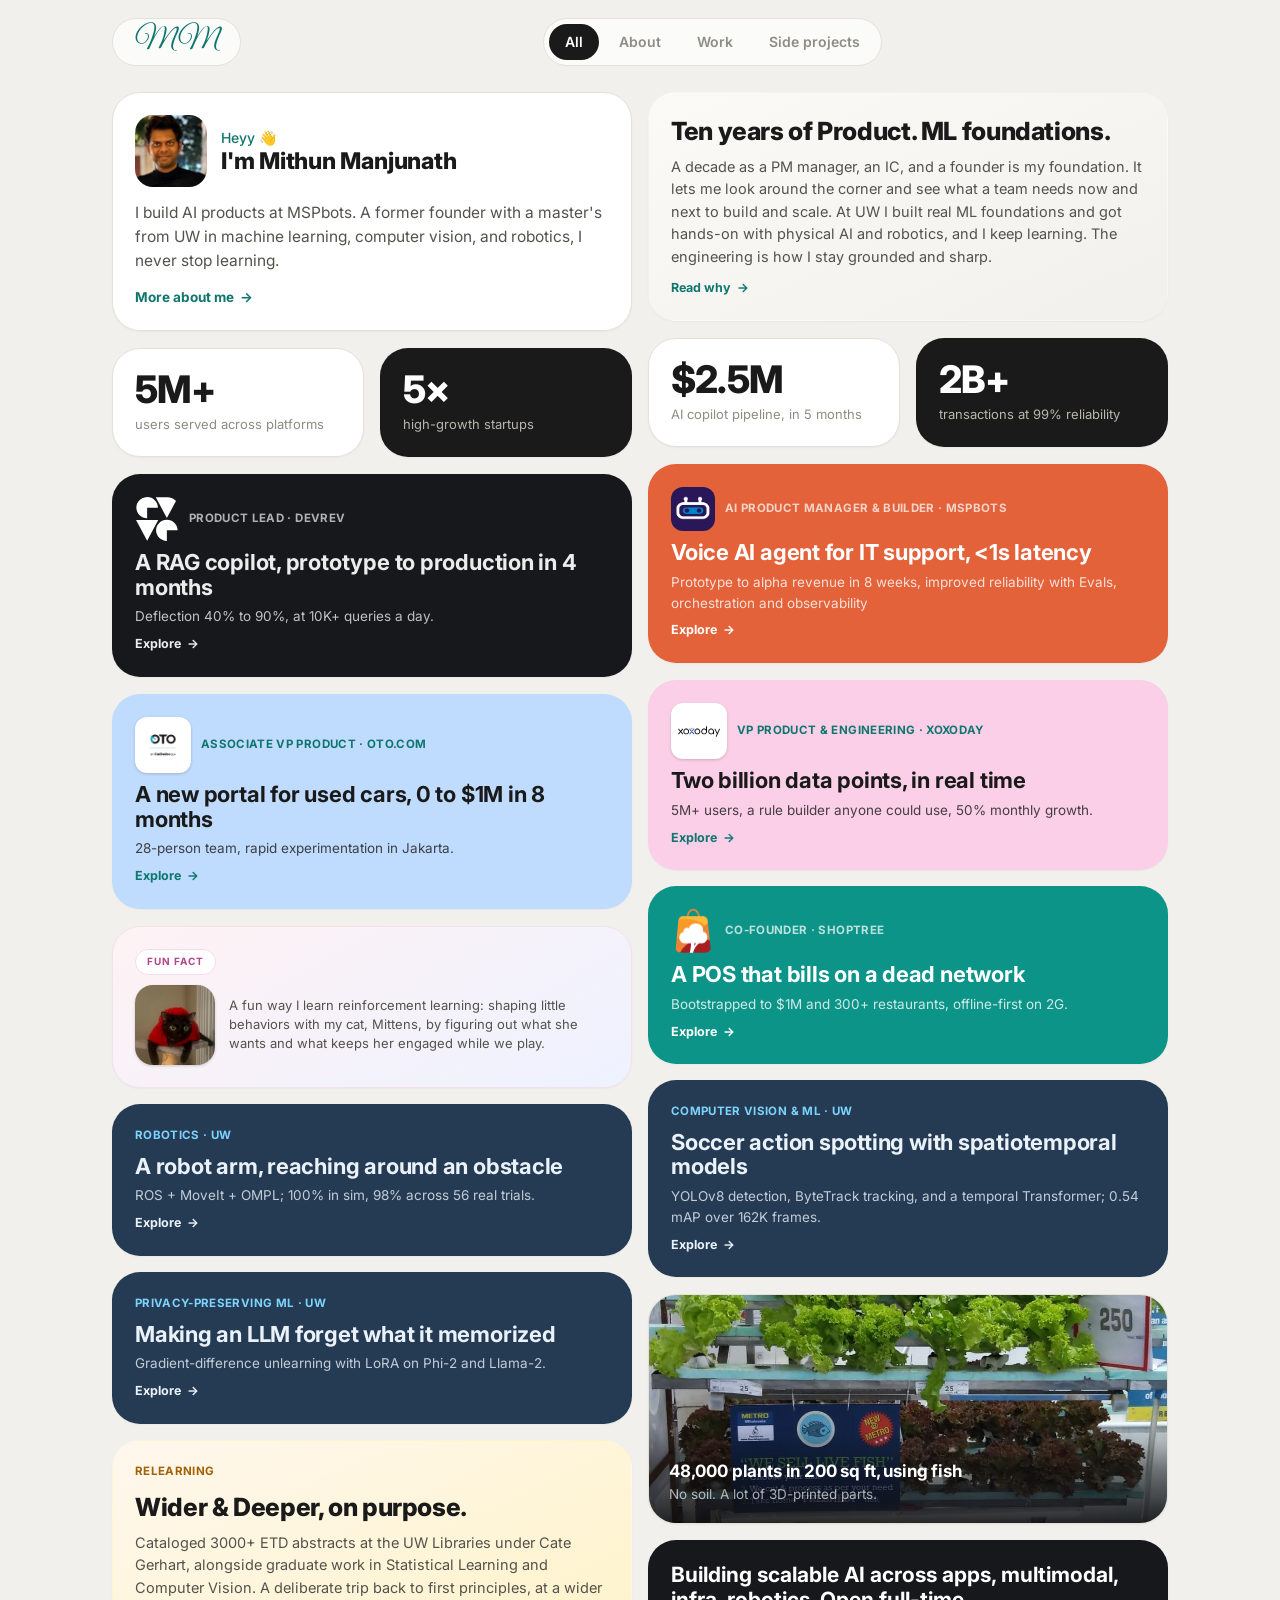
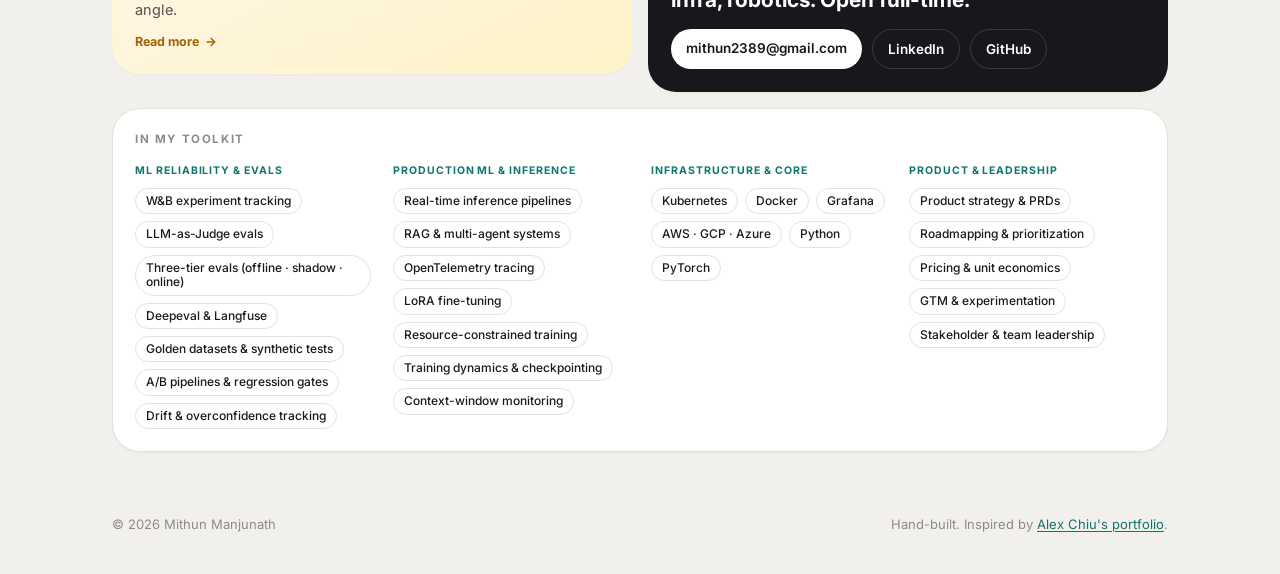
<file: index.html>
<!DOCTYPE html>
<html lang="en">
<head>
<meta charset="UTF-8">
<meta name="viewport" content="width=device-width, initial-scale=1.0">
<title>Mithun Manjunath, AI Product Manager & Builder</title>
<meta name="description" content="Mithun Manjunath. Engineer who builds products and businesses from the ground up. AI products from prototype to production: voice agents, RAG, evals; plus computer vision, robotics, and privacy-preserving ML.">
<meta property="og:title" content="Mithun Manjunath, AI Product Manager & Builder">
<meta property="og:description" content="I build AI products, then figure out how they earn their keep.">
<meta property="og:type" content="website">
<link rel="preconnect" href="https://fonts.googleapis.com">
<link rel="preconnect" href="https://fonts.gstatic.com" crossorigin>
<link href="https://fonts.googleapis.com/css2?family=Inter:wght@400;500;600;700;800;900&family=Great+Vibes&display=swap" rel="stylesheet">
<link rel="stylesheet" href="styles.css">
<link rel="icon" href="data:image/svg+xml,<svg xmlns='http://www.w3.org/2000/svg' viewBox='0 0 100 100'><circle cx='50' cy='50' r='48' fill='%230d9488'/><text x='50' y='71' font-size='62' font-family='Syne,sans-serif' font-weight='800' fill='white' text-anchor='middle'>m</text></svg>">
</head>
<body>

<header class="nav" id="nav">
  <a href="#" class="brand" aria-label="Mithun Manjunath, home"><span class="brand-mono">MM</span></a>
  <nav class="filters" id="filters" role="tablist" aria-label="Filter cards">
    <button class="filter active" data-filter="all">All</button>
    <button class="filter" data-filter="about">About</button>
    <button class="filter" data-filter="work">Work</button>
    <button class="filter" data-filter="play">Side projects</button>
  </nav>
</header>

<main class="grid" id="grid">

  <!-- INTRO (about) -->
  <button class="card c-intro s2" data-cat="about" data-modal="m-about">
    <span class="intro-top">
      <img class="avatar" src="assets/img/avatar-head.png" alt="Mithun Manjunath" loading="eager">
      <span class="intro-meta">
        <span class="wave">Heyy 👋</span>
        <span class="intro-name">I'm Mithun Manjunath</span>
      </span>
    </span>
    <span class="intro-body">
      I build AI products at MSPbots. A former founder with a master's from UW in machine learning, computer
      vision, and robotics, I never stop learning.
    </span>
    <span class="intro-open">More about me</span>
  </button>

  <!-- ETHOS (about) - front and center -->
  <button class="card c-ethos s2" data-cat="about" data-modal="m-ethos">
    <span class="ethos-title">Ten years of Product. ML foundations.</span>
    <span class="ethos-sub">A decade as a PM manager, an IC, and a founder is my foundation. It lets me look around the corner and see what a team needs now and next to build and scale. At UW I built real ML foundations and got hands-on with physical AI and robotics, and I keep learning. The engineering is how I stay grounded and sharp.</span>
    <span class="proj-open">Read why</span>
  </button>

  <!-- CALLOUT TILES + fun fact -->
  <article class="card c-stat" data-cat="work"><span class="stat-n">$2.5M</span><span class="stat-l">AI copilot pipeline, in 5 months</span></article>
  <article class="card c-stat alt" data-cat="work"><span class="stat-n">2B+</span><span class="stat-l">transactions at 99% reliability</span></article>
  <article class="card c-stat" data-cat="work"><span class="stat-n">5M+</span><span class="stat-l">users served across platforms</span></article>
  <article class="card c-stat alt" data-cat="work"><span class="stat-n">5&times;</span><span class="stat-l">high-growth startups</span></article>
  <!-- WORK CARDS (uniform, dated, ordered recent to founding) -->
  <button class="card c-project s2 accent-orange" data-cat="work" data-modal="m-mspbots">
    <span class="co-row"><img class="co-logo sm" src="assets/img/logos/mspbots.webp" alt="MSPbots logo"><span class="proj-eyebrow">AI Product Manager &amp; Builder · MSPbots</span></span>
    <span class="proj-title">Voice AI agent for IT support, &lt;1s latency</span>
    <span class="proj-sub">Prototype to alpha revenue in 8 weeks, improved reliability with Evals, orchestration and observability</span>
    <span class="proj-open">Explore</span>
  </button>
  <button class="card c-project s2 dark" data-cat="work" data-modal="m-devrev">
    <span class="co-row"><img class="co-logo" src="assets/img/logos/devrev.svg" alt="DevRev logo"><span class="proj-eyebrow">Product Lead · DevRev</span></span>
    <span class="proj-title">A RAG copilot, prototype to production in 4 months</span>
    <span class="proj-sub">Deflection 40% to 90%, at 10K+ queries a day.</span>
    <span class="proj-open">Explore</span>
  </button>
  <button class="card c-project s2 accent-pink" data-cat="work" data-modal="m-xoxoday">
    <span class="co-row"><img class="co-logo" src="assets/img/logos/xoxoday.svg" alt="Xoxoday logo"><span class="proj-eyebrow">VP Product &amp; Engineering · Xoxoday</span></span>
    <span class="proj-title">Two billion data points, in real time</span>
    <span class="proj-sub">5M+ users, a rule builder anyone could use, 50% monthly growth.</span>
    <span class="proj-open">Explore</span>
  </button>
  <button class="card c-project s2 accent-sky" data-cat="work" data-modal="m-oto">
    <span class="co-row"><img class="co-logo" src="assets/img/logos/oto.jpeg" alt="Oto.com logo"><span class="proj-eyebrow">Associate VP Product · Oto.com</span></span>
    <span class="proj-title">A new portal for used cars, 0 to $1M in 8 months</span>
    <span class="proj-sub">28-person team, rapid experimentation in Jakarta.</span>
    <span class="proj-open">Explore</span>
  </button>
  <button class="card c-project s2 accent-teal" data-cat="work" data-modal="m-shoptree">
    <span class="co-row"><img class="co-logo sm" src="assets/img/logos/shoptree.png" alt="Shoptree logo"><span class="proj-eyebrow">Co-founder · Shoptree</span></span>
    <span class="proj-title">A POS that bills on a dead network</span>
    <span class="proj-sub">Bootstrapped to $1M and 300+ restaurants, offline-first on 2G.</span>
    <span class="proj-open">Explore</span>
  </button>

  <article class="card c-funfact s2" data-cat="play">
    <span class="funfact-badge">Fun fact</span>
    <span class="funfact-body">
      <img class="funfact-pic" src="assets/img/budri.jpeg" alt="Budri, my cat" loading="lazy">
      <span class="funfact-text">A fun way I learn reinforcement learning: shaping little behaviors with my cat, Mittens, by figuring out what she wants and what keeps her engaged while we play.</span>
    </span>
  </article>

  <!-- SIDE PROJECTS, ordered: CV, robotics, ML, then RL-with-cat, then aquaponics -->
  <button class="card c-project s2 sci" data-cat="play" data-modal="m-cv">
    <span class="proj-eyebrow">Computer Vision &amp; ML · UW</span>
    <span class="proj-title">Soccer action spotting with spatiotemporal models</span>
    <span class="proj-sub">YOLOv8 detection, ByteTrack tracking, and a temporal Transformer; 0.54 mAP over 162K frames.</span>
    <span class="proj-open">Explore</span>
  </button>
  <button class="card c-project s2 sci" data-cat="play" data-modal="m-robotics">
    <span class="proj-eyebrow">Robotics · UW</span>
    <span class="proj-title">A robot arm, reaching around an obstacle</span>
    <span class="proj-sub">ROS + MoveIt + OMPL; 100% in sim, 98% across 56 real trials.</span>
    <span class="proj-open">Explore</span>
  </button>
  <button class="card c-project s2 sci" data-cat="play" data-modal="m-unlearning">
    <span class="proj-eyebrow">Privacy-preserving ML · UW</span>
    <span class="proj-title">Making an LLM forget what it memorized</span>
    <span class="proj-sub">Gradient-difference unlearning with LoRA on Phi-2 and Llama-2.</span>
    <span class="proj-open">Explore</span>
  </button>
  <article class="card c-shot imgcard s2" data-cat="play">
    <span class="shot-full"><img src="assets/img/aquaponics-1.jpg" alt="Aquaponics grow beds" loading="lazy"></span>
    <span class="shot-cap on-img">
      <span class="proj-title sm">48,000 plants in 200 sq ft, using fish</span>
      <span class="proj-sub">No soil. A lot of 3D-printed parts.</span>
    </span>
  </article>

  <!-- EUREKA (about) -- relearning, wider scope -->
  <button class="card c-eureka s2" data-cat="about" data-modal="m-relearning">
    <span class="proj-eyebrow">Relearning</span>
    <span class="ethos-title">Wider &amp; Deeper, on purpose.</span>
    <span class="ethos-sub">Cataloged 3000+ ETD abstracts at the UW Libraries under Cate Gerhart, alongside graduate work in Statistical Learning and Computer Vision. A deliberate trip back to first principles, at a wider angle.</span>
    <span class="proj-open">Read more</span>
  </button>

  <!-- CONTACT (about) - fills empty slot beside aquaponics -->
  <article class="card c-contact s2 dark" data-cat="about">
    <span class="contact-line">Building scalable AI across apps, multimodal, infra, robotics. Open full-time.</span>
    <span class="contact-actions">
      <a class="cbtn" href="mailto:mithun2389@gmail.com">mithun2389@gmail.com</a>
      <a class="cbtn ghost" href="https://www.linkedin.com/in/mithunmanjunath" target="_blank" rel="noopener">LinkedIn</a>
      <a class="cbtn ghost" href="https://github.com/superposition-fc23" target="_blank" rel="noopener">GitHub</a>
    </span>
  </article>

  <!-- TOOLKIT (about) -->
  <article class="card c-toolkit s4" data-cat="about">
    <span class="card-label">In my toolkit</span>
    <span class="tk-group">
      <span class="tk-h">ML reliability &amp; evals</span>
      <span class="chips"><span>W&amp;B experiment tracking</span><span>LLM-as-Judge evals</span><span>Three-tier evals (offline · shadow · online)</span><span>Deepeval &amp; Langfuse</span><span>Golden datasets &amp; synthetic tests</span><span>A/B pipelines &amp; regression gates</span><span>Drift &amp; overconfidence tracking</span></span>
    </span>
    <span class="tk-group">
      <span class="tk-h">Production ML &amp; inference</span>
      <span class="chips"><span>Real-time inference pipelines</span><span>RAG &amp; multi-agent systems</span><span>OpenTelemetry tracing</span><span>LoRA fine-tuning</span><span>Resource-constrained training</span><span>Training dynamics &amp; checkpointing</span><span>Context-window monitoring</span></span>
    </span>
    <span class="tk-group">
      <span class="tk-h">Infrastructure &amp; core</span>
      <span class="chips"><span>Kubernetes</span><span>Docker</span><span>Grafana</span><span>AWS · GCP · Azure</span><span>Python</span><span>PyTorch</span></span>
    </span>
    <span class="tk-group">
      <span class="tk-h">Product &amp; leadership</span>
      <span class="chips"><span>Product strategy &amp; PRDs</span><span>Roadmapping &amp; prioritization</span><span>Pricing &amp; unit economics</span><span>GTM &amp; experimentation</span><span>Stakeholder &amp; team leadership</span></span>
    </span>
  </article>




</main>

<footer class="foot">
  <span>© <span id="year"></span> Mithun Manjunath</span>
  <span>Hand-built. Inspired by <a href="https://mchiu.co.uk" target="_blank" rel="noopener">Alex Chiu's portfolio</a>.</span>
</footer>

<!-- ============ MODALS ============ -->
<div class="modal-root" id="modalRoot" aria-hidden="true">
  <div class="modal-backdrop" data-close></div>

  <!-- ABOUT -->
  <div class="modal" id="m-about" role="dialog" aria-modal="true" aria-labelledby="m-about-t">
    <button class="modal-x" data-close aria-label="Close">close</button>
    <div class="modal-inner">
      <span class="proj-eyebrow">About</span>
      <h2 class="modal-title" id="m-about-t">An engineer who loves building products and businesses from the ground up.</h2>
      <p>I solve problems from first principles, fad or not. And as computing moves from deterministic to
      probabilistic, closer to how the real world actually works, I leaned into that shift with a master's at the University of Washington in computer vision, deep
      learning, robotics, and quantum computing, and I keep sharpening it.</p>
      <p>Until recently I built and scaled products 0 to 1 to 10. Using science and technology to solve business
      problems is my instinct, so product development and management came naturally. Beyond B2B SaaS, I've
      conceptualized, built, launched, and iteratively improved AI copilots for Builders, the product and
      engineering teams who ship.</p>
      <p>Right now I'm heads-down on the new normal: rapid prototyping, writing evals, and scaling what works. I'm most
      excited about products at the intersection of systems design, machine perception, data infrastructure, and
      quantum information.</p>
      <p>I treated this master's as a deliberate reset optimized for information gain: relearning programming, applied
      math, and strategy across computer vision, deep learning, information theory, classical and
      privacy-preserving ML, robot manipulation, quantum algorithms, game theory, and IT strategy.</p>
      <div class="tags"><span>First principles</span><span>0 to 1 to 10</span><span>AI copilots</span><span>CV · DL · Robotics</span><span>Quantum</span><span>Rapid prototyping</span></div>
    </div>
  </div>

  <!-- RELEARNING -->
  <div class="modal" id="m-relearning" role="dialog" aria-modal="true" aria-labelledby="m-relearning-t">
    <button class="modal-x" data-close aria-label="Close">close</button>
    <div class="modal-inner">
      <span class="proj-eyebrow">Relearning</span>
      <h2 class="modal-title" id="m-relearning-t">Wider & Deeper, on purpose</h2>
      <p>Cataloging electronic theses and dissertations at the UW Libraries under Cate Gerhart, who taught me what good management actually looks like.</p>
      <p>3000+ abstracts across deep learning, robotics, quantum physics, epidemiology, ancient languages, Japanese poetry, forestry, Native American studies, and everything in between. Each one a tiny window into what someone, somewhere, is currently figuring out. The breadth keeps an engineer honest about what AI is being asked to serve.</p>
      <p>In parallel, Statistical Learning and Computer Vision rewired how I read papers and frame evals. YOLOv8 detection feeding ByteTrack tracking feeding a temporal transformer at 0.54 mAP over 162K frames taught me what builds and what doesn't. The bottleneck is almost never the model. It is the data, the retrieval, and the labels around it.</p>
      <div class="tags"><span>Cross-disciplinary</span><span>First principles</span><span>Evals</span><span>Computer vision</span></div>
    </div>
  </div>

  <!-- ETHOS -->
  <div class="modal" id="m-ethos" role="dialog" aria-modal="true" aria-labelledby="m-ethos-t">
    <button class="modal-x" data-close aria-label="Close">close</button>
    <div class="modal-inner">
      <span class="proj-eyebrow">My operating thesis</span>
      <h2 class="modal-title" id="m-ethos-t">Why I went back to engineering</h2>
      <p>Ten-plus years leading product as a manager, an IC, and a founder is my foundation. It taught me to look
      around the corner: to provision what a team needs now and next to build and scale a product that wins. So
      why go back to engineering, training models in computer vision, robotics, and machine learning? Five reasons.</p>
      <ul class="checks">
        <li><b>To stay grounded and trade ego for empathy.</b> Doing the hard build myself keeps me honest about what I'm asking engineers to do.</li>
        <li><b>To really understand machine learning</b>, not the headlines, the mechanics, so I can frame problems the way the system actually behaves.</li>
        <li><b>To resist over-engineering and micromanaging.</b> When you know the true cost of complexity, you design for less of it.</li>
        <li><b>To unlearn and relearn product management, AI-first:</b> prototyping in code, iterating faster, and running GTM, product metrics, and scoping with AI in the loop.</li>
        <li><b>To ask better questions.</b> The right question, asked early, beats a dozen status updates.</li>
      </ul>
      <p>The ten years are the foundation. The engineering is how I keep it sharp.</p>
      <div class="tags"><span>Looking around the corner</span><span>Ego to empathy</span><span>AI-native PM</span><span>First principles</span></div>
    </div>
  </div>

  <!-- MSPbots -->
  <div class="modal" id="m-mspbots" role="dialog" aria-modal="true" aria-labelledby="m-mspbots-t">
    <button class="modal-x" data-close aria-label="Close">close</button>
    <div class="modal-inner">
      <span class="proj-eyebrow">AI Product Manager &amp; Builder · MSPbots</span>
      <h2 class="modal-title" id="m-mspbots-t">A voice AI agent that answers the phone and files the ticket</h2>
      <div class="tabs" role="tablist">
        <button class="tab active" data-tab="deep">Detailed</button>
        <button class="tab" data-tab="tldr">TL;DR</button>
      </div>
      <div class="tab-panel" data-panel="tldr">
        <div class="voice-demo">
          <div class="vd-badge"><span class="pulse"></span> Voice AI, live call</div>
          <div class="vd-line caller"><span class="vd-who">Caller</span>"My Outlook won't send email since this morning."</div>
          <div class="vd-line agent"><span class="vd-who">Agent</span>"Got it, let's check your outbox. One moment while I note this down."</div>
          <div class="vd-meta"><span>P50 378ms</span><span class="ok">Ticket created</span><span>3.2s to answer</span></div>
        </div>
        <p class="tldr-lede">I took an early prototype to its first paying customers in about eight weeks, owning the whole thing: the voice pipeline, the prompts, the evaluation harness, the pricing, and the go-to-market. The bet was simple. In voice AI, reliability is what earns trust, so I built two features really well instead of ten features halfway.</p>
      </div>
      <div class="tab-panel active" data-panel="deep">
        <h4>Problem</h4>
        <p>When a managed service provider's office closes, their clients' problems do not. After-hours calls fall into three bad options: voicemail that quietly loses the caller, a human answering service that reads a script and files a half-useless ticket, or an on-call engineer woken up for a password reset. One design partner was paying over $800 a month and maintaining a 20-step Zapier workflow just to bridge their answering service into ConnectWise. The job to be done was clear: answer every call in seconds, hold a real conversation, resolve what can be resolved, and leave behind a clean, categorized ticket, reliably enough that an MSP would trust it with their own customers.</p>
        <h4>Solution</h4>
        <p>I joined when this was an early prototype and owned it end to end. I evaluated five voice pipelines against one rubric and chose the Deepgram Voice Agent over Twilio, because it folded speech-to-text, the language model, and text-to-speech into a single low-latency loop. Then I went hands-on. I rewrote the four system skills from 637 lines to 274 by treating the model's attention as a budget: front-load the rules that matter, delete the reference tables a model already knows. Quality went up.</p>
        <p>The hardest problem was turn-taking, knowing when the caller has actually finished speaking. I reframed it as a binary classification problem so the team could tune Deepgram's endpointing with precision, recall, and an F1 target instead of trial and error. Because the product has to be trusted, I designed a fallback chain so that even a three-second hang-up still produces a ticket with the caller's number, and I wrote a 20-metric, three-tier evaluation framework (offline, shadow, and live) as the gate between alpha, beta, and GA. Alongside the build I assessed and reallocated a seven-person PM team, led hiring for a growth role, and left a structured handover across six documents.</p>
        <h4>Result</h4>
        <p>The prototype reached alpha monetization in roughly eight weeks, with the pipeline benchmarking at 378ms median response and comfortable headroom on the latency target. I grew the funnel from three design partners to more than 35 prospects, designed a single outreach that converted nearly half the demos it reached, and priced the product to land several times cheaper than the incumbent on economics I had actually modeled. I also prototyped the GTM plumbing: Python pipelines pulling from ClickUp, Fathom, and HubSpot to refresh the customer-intelligence dashboards on their own.</p>
        <h4>Learnings</h4>
        <p>Three things stuck. Reliability earns trust, not features, so the real MVP was two features done well. Measurement is a prerequisite, not a follow-up, so I instrumented the pipeline before there was any traffic to measure. And the highest-leverage thing a PM can do is close the gap between a metric and the felt experience: "F1 score" moved nobody until I drew the exact moment the agent talks over a caller.</p>
      </div>
      <div class="tags"><span>Deepgram</span><span>Twilio</span><span>LLM evals</span><span>Rapid prototyping</span><span>Pricing</span><span>GTM</span><span>Team leadership</span></div>
    </div>
  </div>

  <!-- DevRev -->
  <div class="modal" id="m-devrev" role="dialog" aria-modal="true" aria-labelledby="m-devrev-t">
    <button class="modal-x" data-close aria-label="Close">close</button>
    <div class="modal-inner">
      <span class="proj-eyebrow">Product Lead · DevRev</span>
      <h2 class="modal-title" id="m-devrev-t">A RAG copilot for product teams, from prototype to production</h2>
      <div class="tabs" role="tablist">
        <button class="tab active" data-tab="deep">Detailed</button>
        <button class="tab" data-tab="tldr">TL;DR</button>
      </div>
      <div class="tab-panel" data-panel="tldr">
        <p class="tldr-lede">I led an AI Copilot for DevRev's Build platform from prototype to launch in four months. It let anyone ask questions of their project data in plain language and automate the busywork, and it took support deflection from 40% to 90%.</p>
      </div>
      <div class="tab-panel active" data-panel="deep">
        <figure class="blog-img"><img src="assets/img/devrev-build-dashboard.jpg" alt="DevRev Build dashboard" loading="lazy"><figcaption>Build's dashboard, surfacing high-impact customer requests and sentiment for product teams.</figcaption></figure>
        <h4>Problem</h4>
        <p>Build is one of three DevRev products (Support, Build, Grow) on a shared system-of-record as platform, purpose-built for product-led organizations, uniting product, design, and engineering on one platform to plan, track, and ship customer-centric work. But the teams using it, and the support teams behind them, were buried. Senior engineers were spending hours a day triaging tickets by hand, and customers kept asking questions whose answers already lived in the project data and the docs.</p>
        <h4>Solution</h4>
        <p>I led Build from concept to launch with a 15-person cross-functional team, and designed its standout capability: a Copilot that lets anyone query project status and automate repetitive work in conversation. I drove it from prototype to beta to launch in four months. Under the hood it is a production RAG system, and the accuracy came from hybrid search, combining retrieval-augmented generation with self-query retrieval, plus classification models and ranking. In parallel I built a deep-learning classifier (K-means clustering with an NGBoost model) that auto-routed tickets, and laid the groundwork for the agentic task automation that later became a flagship.</p>
        <figure class="blog-img"><img src="assets/img/devrev-copilot-sprint.jpg" alt="DevRev Copilot answering a planning question" loading="lazy"><figcaption>The Copilot answering a sprint-planning question in plain language.</figcaption></figure>
        <h4>Result</h4>
        <p>Build launched and scaled to its first 50 mid-sized and enterprise customers within a year. The Copilot lifted answer deflection from 40% to 90% at under three seconds across 10,000+ queries a day. The classifier handled 10,000+ tickets a day and gave support teams back roughly 15 hours a day. I ran 40+ customer interviews to keep it honest, and led a distributed group of 10 product managers spanning Support, Build, Grow, and Platform across the US, Slovenia, and India.</p>
        <h4>Learnings</h4>
        <p>Evaluations are what turn "better" into a number you can defend, and the bottleneck is almost never the model, it is the retrieval and the routing around it. And leading PMs across three time zones taught me that a crisp written spec travels further than any meeting.</p>
      </div>
      <div class="tags"><span>RAG</span><span>Self-query retrieval</span><span>NLP classification</span><span>LangChain</span><span>Leadership</span></div>
    </div>
  </div>

  <!-- Xoxoday -->
  <div class="modal" id="m-xoxoday" role="dialog" aria-modal="true" aria-labelledby="m-xoxoday-t">
    <button class="modal-x" data-close aria-label="Close">close</button>
    <div class="modal-inner">
      <span class="proj-eyebrow">VP, Product &amp; Engineering · Xoxoday</span>
      <h2 class="modal-title" id="m-xoxoday-t">Compass: two billion data points, crunched in real time</h2>
      <div class="tabs" role="tablist">
        <button class="tab active" data-tab="deep">Detailed</button>
        <button class="tab" data-tab="tldr">TL;DR</button>
      </div>
      <div class="tab-panel" data-panel="tldr">
        <p class="tldr-lede">I rebuilt the platform behind Compass, a sales-incentive and gamification product, to compute on more than two billion data points in real time for over five million users, and gave non-technical teams a way to build their own payout logic without filing an engineering ticket.</p>
      </div>
      <div class="tab-panel active" data-panel="deep">
        <figure class="blog-img"><img src="assets/img/xoxoday-compass-builder.jpg" alt="Compass rule builder and dashboards" loading="lazy"><figcaption>Compass: the browser-based rule builder, alongside live revenue and quota dashboards.</figcaption></figure>
        <h4>Problem</h4>
        <p>Compass serves rewards and recognition teams at insurance and logistics enterprises. The hard part is that incentive logic is genuinely complex, it changes constantly, and it has to be computed in real time across millions of agents while staying compliant. Worse, every rule change meant an engineering ticket, which slowed customer onboarding to a crawl.</p>
        <h4>Solution</h4>
        <p>I built and led a 35-person cross-functional team and redesigned the data platform to scale across countries. It became a multi-source computation engine: real-time ETL through SQL connectors and Azure Data Factory, compute on AWS and Redis, and a plug-and-play marketplace of connectors. The piece I am proudest of is the dynamic rule builder, a browser-based formula builder backed by a tree-based expression-evaluation algorithm, so that a non-technical user could build an expression rather than pick a static one from a dropdown.</p>
        <figure class="blog-img"><img src="assets/img/xoxoday-compass-mobile.jpg" alt="Compass mobile app" loading="lazy"><figcaption>The companion mobile app, where agents track earnings, quotas, and leaderboards.</figcaption></figure>
        <h4>Result</h4>
        <p>The platform computed on more than two billion data points in real time, served over five million users across 50 enterprise customers, and held 99% reliability. Putting rule-building in users' hands cut enterprise implementation time by 70%, infrastructure work cut cost by 30%, and the business grew 50% month over month on a two-year roadmap I owned. I recruited the team that did it, five PMs, three TPMs, and five analysts, and presented quarterly reviews to the C-suite and board.</p>
        <h4>Learnings</h4>
        <p>The biggest unlock was turning a developer task into a user capability. When you give people the power to express what they want, the platform scales itself, and you stop being the bottleneck.</p>
      </div>
      <div class="tags"><span>Real-time ETL</span><span>AWS · Redis</span><span>Dynamic rule builder</span><span>ELK</span><span>Leadership</span></div>
    </div>
  </div>

  <!-- Oto -->
  <div class="modal" id="m-oto" role="dialog" aria-modal="true" aria-labelledby="m-oto-t">
    <button class="modal-x" data-close aria-label="Close">close</button>
    <div class="modal-inner">
      <span class="proj-eyebrow">Associate VP, Product · Oto.com (CarDekho)</span>
      <h2 class="modal-title" id="m-oto-t">A new vertical, from zero to $1M in eight months</h2>
      <div class="tabs" role="tablist">
        <button class="tab active" data-tab="deep">Detailed</button>
        <button class="tab" data-tab="tldr">TL;DR</button>
      </div>
      <div class="tab-panel" data-panel="tldr">
        <p class="tldr-lede">I stood up a brand-new revenue vertical for an Indonesian auto marketplace, from zero to a million dollars in eight months, leading a 28-person team through fast, instrumented experimentation.</p>
      </div>
      <div class="tab-panel active" data-panel="deep">
        <h4>Problem</h4>
        <p>Oto, part of CarDekho, was scaling fast in Indonesia and needed a brand-new revenue vertical stood up quickly in a crowded market, while dealer operations were still largely manual.</p>
        <h4>Solution</h4>
        <p>I owned product for the new vertical end to end, leading a 28-person cross-functional team and shipping more than 15 features through rapid experimentation. I also planned an internal CRM and analytics platform to streamline how dealers worked day to day.</p>
        <h4>Result</h4>
        <p>The vertical went from zero to $1M in eight months, and the dealer tooling lifted operations productivity by 50 to 70%.</p>
        <h4>Learnings</h4>
        <p>In a zero-to-one vertical, the speed of learning beats the polish of any single feature. Instrument early, experiment often, and let the market tell you where to push.</p>
      </div>
      <div class="tags"><span>0 to 1</span><span>Marketplace</span><span>CRM</span><span>Experimentation</span></div>
    </div>
  </div>

  <!-- Shoptree -->
  <div class="modal" id="m-shoptree" role="dialog" aria-modal="true" aria-labelledby="m-shoptree-t">
    <button class="modal-x" data-close aria-label="Close">close</button>
    <div class="modal-inner">
      <span class="proj-eyebrow">Co-founder, Product &amp; Technology · Shoptree</span>
      <h2 class="modal-title" id="m-shoptree-t">A POS that keeps billing when the network drops</h2>
      <div class="tabs" role="tablist">
        <button class="tab active" data-tab="deep">Detailed</button>
        <button class="tab" data-tab="tldr">TL;DR</button>
      </div>
      <div class="tab-panel" data-panel="tldr">
        <p class="tldr-lede">I co-founded a bootstrapped company and built a restaurant point-of-sale that keeps billing even when the network drops. It grew to 150+ restaurants and 300+ enterprise customers, entirely without outside funding.</p>
      </div>
      <div class="tab-panel active" data-panel="deep">
        <figure class="blog-img"><img src="assets/img/shoptree-pos.jpg" alt="Shoptree POS on iPad" loading="lazy"><figcaption>Shoptree's POS on iPad: fast billing that keeps working when the connection does not.</figcaption></figure>
        <h4>Problem</h4>
        <p>Indian restaurants and retailers needed dependable billing and inventory on inexpensive hardware and unreliable 2G networks, the kind that drop mid-transaction. The cloud POS systems of the day simply stopped working the moment the connection did.</p>
        <h4>Solution</h4>
        <p>With two co-founders and no outside funding, I helped build a software company that started as simple iPad billing and grew into a full POS and supply-chain platform for restaurants and retail. We wrote our own hardware SDKs so iOS and Android devices could talk to card terminals, thermal printers, and digital consoles, and we leaned hard into client-side compute so billing stayed robust through outages. On top sat a five-level multi-echelon inventory system with recipe-based stocking, demand forecasting, and anomaly detection.</p>
        <h4>Result</h4>
        <p>Shoptree ran in 150+ restaurants across 400+ POS terminals for 1,000+ users, holding 99% uptime with under a second to print a receipt and under 13 seconds to process a card, even on 2G. We grew from zero to $1M and 300+ enterprise customers in 18 months, sustainably and unfunded. The inventory system cut pilferage by 30% across 100+ locations, and a v2.0 dropped churn from 14% to 7% while lifting average revenue per user by 30%. An API marketplace with eight-plus integrations cut onboarding time by 70%.</p>
        <h4>Learnings</h4>
        <p>Constraints are a gift. Designing for the worst network in the room forced an architecture that worked everywhere, and it taught me to build for reliability first. Founding the company taught me every function, from writing code to chasing collections.</p>
      </div>
      <div class="tags"><span>Offline-first</span><span>Client-side compute</span><span>Hardware SDKs</span><span>Supply chain</span><span>Founder</span></div>
    </div>
  </div>

  <!-- CV -->
  <div class="modal" id="m-cv" role="dialog" aria-modal="true" aria-labelledby="m-cv-t">
    <button class="modal-x" data-close aria-label="Close">close</button>
    <div class="modal-inner">
      <span class="proj-eyebrow">Computer Vision &amp; ML · University of Washington</span>
      <h2 class="modal-title" id="m-cv-t">Soccer action spotting with spatiotemporal models</h2>
      <div class="tabs" role="tablist">
        <button class="tab active" data-tab="deep">Detailed</button>
        <button class="tab" data-tab="tldr">TL;DR</button>
      </div>
      <div class="tab-panel" data-panel="tldr">
        <p class="tldr-lede">A computer-vision and ML project: spotting and classifying player actions across full soccer matches with spatiotemporal models, object detection and tracking feeding a temporal Transformer. It reached 0.54 mAP across 162,000 frames, and stays efficient enough to run on a laptop GPU.</p>
      </div>
      <div class="tab-panel active" data-panel="deep">
        <h4>Problem</h4>
        <p>Spotting fine-grained actions in a 90-minute match, a pass, a drive, the nothing in between, is both compute-heavy and badly imbalanced: most frames are background. Most published pipelines quietly assume a datacenter GPU. I wanted one that runs on a laptop.</p>
        <h4>Solution</h4>
        <p>I built a three-stage pipeline. A frozen YOLOv8 detects players and the ball and yields 512-dimensional spatial features; ByteTrack keeps identities consistent across frames; and a small Transformer encoder, two layers and four attention heads, reads 32-frame windows to classify the action. To make it tractable I cached the detector's features, filtered uninformative frames, and used class-balanced weighted sampling so the rare events were not drowned out, training with AdamW on the SoccerNet ball-action data.</p>
        <h4>Result</h4>
        <p>The model reached 0.54 mAP and about 66% validation accuracy across 162,000 frames, and the Transformer clearly beat an LSTM baseline trained under the same conditions. Feature caching cut training compute by roughly 40%, so the whole thing ran on an M1 GPU.</p>
        <h4>Learnings</h4>
        <p>Principled engineering, caching, sampling, attention, beats brute force. You can do real temporal computer vision on constrained hardware if you respect where the bottlenecks actually are.</p>
      </div>
      <div class="why-note"><span class="why-label">Why a PM builds this</span><p>Building it by hand taught me to frame vision problems the way a model actually sees them, not the way a slide deck does. It is how I stay grounded and ask sharper questions.</p></div>
      <div class="tags"><span>PyTorch</span><span>YOLOv8</span><span>ByteTrack</span><span>Transformer</span><span>Multi-object tracking</span><span>SoccerNet</span></div>
    </div>
  </div>

  <!-- Robotics -->
  <div class="modal" id="m-robotics" role="dialog" aria-modal="true" aria-labelledby="m-robotics-t">
    <button class="modal-x" data-close aria-label="Close">close</button>
    <div class="modal-inner">
      <span class="proj-eyebrow">Robotics · University of Washington</span>
      <h2 class="modal-title" id="m-robotics-t">Teaching a robot arm to reach around an obstacle</h2>
      <div class="tabs" role="tablist">
        <button class="tab active" data-tab="deep">Detailed</button>
        <button class="tab" data-tab="tldr">TL;DR</button>
      </div>
      <div class="tab-panel" data-panel="tldr">
        <p class="tldr-lede">I taught a real six-jointed robot arm to grasp an object hidden behind an obstacle, and showed that planning in joint space, not Cartesian space, is what made the motion reliable enough to trust.</p>
      </div>
      <div class="tab-panel active" data-panel="deep">
        <h4>Problem</h4>
        <p>A six-degree-of-freedom arm has to grasp a bottle sitting behind a fixed obstacle without colliding with it. The naive approach, handing the planner a Cartesian position to reach, produces inconsistent joint configurations and sometimes fails outright.</p>
        <h4>Solution</h4>
        <p>On ROS and MoveIt, using the OMPL RRTConnect planner, I built and compared two strategies: unconstrained Cartesian targets versus deterministic joint-space targets. I logged every trial, its success mode, the end-effector orientation, the timing, to a CSV, and validated first in Gazebo simulation and then on a physical Kinova Gen3 Lite arm.</p>
        <h4>Result</h4>
        <p>Constraining the plan in joint space took success from 40% with Cartesian targets to 100% in simulation, with zero grasp-height error and an identical orientation every run. On real hardware it held 98% pre-grasp success across 56 trials, clean sim-to-real transfer.</p>
        <h4>Learnings</h4>
        <p>Determinism is reliability. Constraining the plan made the motion repeatable enough to trust on physical hardware, which is exactly the instinct I bring to shipping AI products.</p>
      </div>
      <div class="why-note"><span class="why-label">Why a PM builds this</span><p>Determinism as reliability is the same instinct I bring to AI products, and doing the build myself keeps me humble about what I ask engineers to do.</p></div>
      <div class="tags"><span>ROS</span><span>MoveIt</span><span>OMPL RRTConnect</span><span>Kinova Gen3 Lite</span><span>Gazebo</span><span>Sim-to-real</span></div>
    </div>
  </div>

  <!-- Unlearning -->
  <div class="modal" id="m-unlearning" role="dialog" aria-modal="true" aria-labelledby="m-unlearning-t">
    <button class="modal-x" data-close aria-label="Close">close</button>
    <div class="modal-inner">
      <span class="proj-eyebrow">Privacy-preserving ML · University of Washington</span>
      <h2 class="modal-title" id="m-unlearning-t">Making an LLM forget what it memorized</h2>
      <div class="tabs" role="tablist">
        <button class="tab active" data-tab="deep">Detailed</button>
        <button class="tab" data-tab="tldr">TL;DR</button>
      </div>
      <div class="tab-panel" data-panel="tldr">
        <p class="tldr-lede">I tested whether a fine-tuned language model can truly forget specific text on request, a real privacy and compliance question, and found that one unlearning method erases the memory while keeping the model useful, and another destroys it.</p>
      </div>
      <div class="tab-panel active" data-panel="deep">
        <h4>Problem</h4>
        <p>Large language models memorize their training text, sometimes verbatim, which is a genuine problem under GDPR and the EU AI Act's right to be forgotten. Can you make a model delete specific data without retraining it from scratch, and without wrecking everything else it knows?</p>
        <h4>Solution</h4>
        <p>I compared two unlearning methods, gradient ascent and gradient difference, using LoRA adapters on Phi-2 and Llama-2-7B, with 4-bit quantization and a paged 8-bit optimizer to fit the work on available hardware. I measured three things: how much verbatim text remained, how much the model's general perplexity drifted, and whether a loss-based membership-inference attack could still tell training data from held-out data, all on the MUSE-Books benchmark.</p>
        <h4>Result</h4>
        <p>Gradient difference removed verbatim memorization entirely while keeping general perplexity near baseline; plain gradient ascent erased the memory but destroyed the model's utility in the process. A side finding: memorization needs scale. The 7B model memorized the text, while the smaller Phi-2 largely did not.</p>
        <h4>Learnings</h4>
        <p>Unlearning is empirical remediation, not a formal guarantee, so it complements differential privacy rather than replacing it. The retain-loss term is what keeps the model useful: the privacy-versus-utility tradeoff is the entire game.</p>
      </div>
      <div class="why-note"><span class="why-label">Why a PM builds this</span><p>Wrestling with the privacy-utility tradeoff first-hand makes me a sharper PM on AI governance, not a spectator reading summaries.</p></div>
      <div class="tags"><span>LoRA</span><span>Phi-2</span><span>Llama-2</span><span>Gradient difference</span><span>Membership-inference</span><span>PPML</span></div>
    </div>
  </div>

</div>

<script src="main.js"></script>
</body>
</html>
</file>
<file: styles.css>
/* ============================================================
   Mithun Manjunath, Portfolio. Bento grid. Vanilla CSS.
   Inter throughout. Legible, simple.
   ============================================================ */

:root{
  --bg:#f1f0ec; --card:#ffffff; --ink:#1a1a1a; --body:#54524c; --muted:#8e8c84; --line:#e4e1d9;
  --teal:#0d9488; --teal-dk:#0f766e; --orange:#e3623a; --dark:#17181c; --sci:#243b53; --sci-ink:#eaf1f8;
  --col:252px; --gap:16px; --row:206px; --rad:28px; --ease:cubic-bezier(.22,.61,.36,1);
}
*,*::before,*::after{ box-sizing:border-box; margin:0; padding:0; }
html{ -webkit-font-smoothing:antialiased; }
body{ font-family:'Inter',system-ui,-apple-system,sans-serif; background:var(--bg); color:var(--body); line-height:1.55; font-size:16px; overflow-x:hidden; }
img{ max-width:100%; display:block; }
a{ color:inherit; text-decoration:none; }
button{ font:inherit; color:inherit; background:none; border:none; cursor:pointer; text-align:left; }

/* NAV */
.nav{ position:sticky; top:0; z-index:200; display:flex; align-items:center; gap:16px;
  max-width:calc(var(--col)*4 + var(--gap)*3 + 48px); margin:0 auto; padding:18px 24px; }
.brand-mark{ font-family:'Inter',system-ui,-apple-system,sans-serif; font-weight:800; font-size:20px; color:#fff; background:var(--teal);
  width:38px; height:38px; border-radius:12px; display:grid; place-items:center; line-height:1; transition:transform .25s var(--ease); }
.brand:hover .brand-mark{ transform:rotate(-8deg) scale(1.05); }
.brand-img{ width:38px; height:38px; border-radius:50%; object-fit:cover; display:block; border:1.5px solid var(--line); transition:transform .25s var(--ease); }
.brand:hover .brand-img{ transform:scale(1.06) rotate(-3deg); }
.brand{ display:inline-flex; align-items:center; background:rgba(255,255,255,.7); backdrop-filter:blur(8px); padding:6px 22px 10px; border-radius:99px; border:1px solid var(--line); transition:background .25s var(--ease); }
.brand:hover{ background:rgba(255,255,255,.9); }
.brand-mono{ font-family:'Great Vibes', 'Snell Roundhand', 'Apple Chancery', 'Brush Script MT', cursive; font-weight:400; font-size:30px; line-height:1; color:var(--teal-dk); letter-spacing:-.02em; display:block; transition:transform .25s var(--ease); }
.brand:hover .brand-mono{ transform:rotate(-4deg) scale(1.06); }
.filters{ display:flex; gap:4px; margin:0 auto; background:rgba(255,255,255,.7); backdrop-filter:blur(8px); padding:5px; border-radius:99px; border:1px solid var(--line); }
.filter{ font-size:14px; font-weight:600; color:var(--muted); padding:7px 16px; border-radius:99px; transition:color .2s, background .2s; }
.filter:hover{ color:var(--ink); }
.filter.active{ background:var(--ink); color:#fff; }
.filter-link{ font-size:14px; font-weight:600; color:var(--muted); padding:7px 16px; border-radius:99px; transition:color .2s; }
.filter-link:hover{ color:var(--ink); }
.filter-link::after{ content:" \2197"; font-size:.85em; opacity:.55; }
.mode-toggle{ display:inline-flex; align-items:center; gap:8px; font-size:13px; font-weight:600; color:var(--muted); border:1px solid var(--line); background:rgba(255,255,255,.7); padding:7px 13px; border-radius:99px; transition:color .2s, border-color .2s; }
.mode-toggle:hover{ color:var(--ink); }
.mode-dot{ width:9px; height:9px; border-radius:50%; background:var(--muted); transition:background .25s, box-shadow .25s; }
.mode-toggle[aria-pressed="true"]{ color:var(--teal-dk); border-color:var(--teal); }
.mode-toggle[aria-pressed="true"] .mode-dot{ background:var(--teal); box-shadow:0 0 0 4px rgba(13,148,136,.18); }

/* GRID, content-fit masonry (card heights set by JS via grid-row spans) */
.grid{ display:grid; grid-template-columns:repeat(4, var(--col)); grid-auto-rows:2px; grid-auto-flow:row dense; gap:0 var(--gap);
  align-items:start; width:max-content; max-width:100%; margin:8px auto 28px; padding:0 24px; }
.s2{ grid-column:span 2; }
.s3{ grid-column:span 3; }
.s4{ grid-column:span 4; }
.card{ align-self:start; }

/* CARD base */
.card{ position:relative; border-radius:var(--rad); background:var(--card); border:1px solid var(--line); padding:22px;
  overflow:hidden; display:flex; flex-direction:column; box-shadow:0 1px 2px rgba(26,26,26,.04);
  transition:transform .3s var(--ease), box-shadow .3s var(--ease); opacity:0; transform:translateY(16px) scale(.985); }
.card.in{ opacity:1; transform:none; }
button.card:hover, .imgcard:hover{ transform:translateY(-4px); box-shadow:0 22px 44px -26px rgba(26,26,26,.4); }
.card.hide{ display:none; }
@media (prefers-reduced-motion:reduce){ .card{ opacity:1; transform:none; } }

/* INTRO */
.c-intro{ justify-content:flex-start; gap:14px; }
.intro-top{ display:flex; align-items:center; gap:14px; }
.avatar{ width:72px; height:72px; border-radius:18px; flex-shrink:0; object-fit:cover; }
.intro-meta{ display:flex; flex-direction:column; }
.wave{ font-family:'Inter',system-ui,-apple-system,sans-serif; font-weight:500; font-size:14px; color:var(--teal-dk); }
.intro-name{ font-family:'Inter',system-ui,-apple-system,sans-serif; font-weight:800; font-size:23px; color:var(--ink); letter-spacing:-.01em; line-height:1.12; }
.intro-loc{ font-size:13px; color:var(--muted); margin-top:2px; }
.intro-body{ font-size:15.5px; color:var(--body); line-height:1.55; }
.intro-open{ margin-top:auto; font-size:13.5px; font-weight:700; color:var(--teal-dk); display:inline-flex; align-items:center; gap:6px; }
.intro-open::after{ content:"\2192"; transition:transform .25s var(--ease); }
.c-intro:hover .intro-open::after{ transform:translateX(4px); }

/* PROJECT tiles (uniform) */
.c-project{ justify-content:flex-start; gap:7px; }
.proj-eyebrow{ font-size:11.5px; font-weight:700; letter-spacing:.03em; opacity:.72; text-transform:uppercase; }
.proj-title{ font-family:'Inter',system-ui,-apple-system,sans-serif; font-weight:700; font-size:22px; line-height:1.12; letter-spacing:-.01em; margin-top:2px; }
.proj-title.sm{ font-size:17px; line-height:1.18; }
.proj-sub{ font-size:13.5px; opacity:.8; }
.proj-open{ font-size:12.5px; font-weight:700; display:inline-flex; align-items:center; gap:6px; margin-top:auto; }
.proj-open::after{ content:"\2192"; transition:transform .25s var(--ease); }
button.card:hover .proj-open::after{ transform:translateX(4px); }
.co-row{ display:flex; align-items:center; gap:10px; }
.co-logo{ width:56px; height:56px; border-radius:12px; flex-shrink:0; display:block; background:#fff; padding:7px; box-sizing:border-box; object-fit:contain; box-shadow:0 1px 3px rgba(0,0,0,.18); }
.c-project.dark .co-logo{ width:44px; height:44px; background:transparent; box-shadow:none; padding:0; }
.co-logo.wide{ width:100px; height:44px; padding:5px 9px; }
.co-logo.sm{ width:44px; height:44px; padding:0; background:transparent; box-shadow:none; }

.accent-orange{ background:var(--orange); border-color:transparent; color:#fff; }
.dark{ background:var(--dark); border-color:transparent; color:#ececec; }
.accent-teal{ background:var(--teal); border-color:transparent; color:#fff; }
.accent-cream{ background:#fde7d2; border-color:transparent; color:var(--ink); }
.accent-cream .proj-eyebrow{ color:var(--orange); opacity:1; }
.accent-cream .proj-open{ color:var(--orange); }
.accent-sky{ background:#bfdbfe; border-color:transparent; color:var(--ink); }
.accent-sky .proj-eyebrow{ color:#1d4ed8; opacity:1; }
.accent-sky .proj-open{ color:#1d4ed8; }
.accent-pink{ background:#fbcfe8; border-color:transparent; color:var(--ink); }
.accent-pink .proj-eyebrow{ color:#9d174d; opacity:1; }
.accent-pink .proj-open{ color:#9d174d; }
.sci{ background:var(--sci); border-color:transparent; color:var(--sci-ink); }
.sci .proj-eyebrow{ color:#7dd3fc; opacity:1; }
.c-project:not(.accent-orange):not(.dark):not(.accent-teal):not(.sci) .proj-eyebrow{ color:var(--teal-dk); opacity:1; }
.c-project:not(.accent-orange):not(.dark):not(.accent-teal):not(.sci) .proj-open{ color:var(--teal-dk); }

/* ETHOS (front-and-center philosophy card) */
.c-ethos{ background:linear-gradient(155deg,#fbfaf6,#f1f0ec); border-color:transparent; justify-content:flex-start; gap:10px; }
.c-eureka{ background:linear-gradient(155deg,#fff7ed,#fef3c7); border-color:transparent; justify-content:flex-start; gap:10px; }
.c-eureka .proj-eyebrow{ color:#a16207; opacity:1; }
.c-eureka .ethos-title{ color:var(--ink); }
.c-eureka .ethos-sub{ color:var(--body); }
.c-eureka .proj-open{ color:#a16207; margin-top:auto; }
.ethos-title{ font-family:'Inter',system-ui,-apple-system,sans-serif; font-weight:800; font-size:25px; line-height:1.16; letter-spacing:-.015em; color:var(--ink); margin-top:2px; }
.ethos-sub{ font-size:14.5px; line-height:1.55; color:var(--body); }
.c-ethos .proj-open{ color:var(--teal-dk); margin-top:auto; }

/* STAT */
.c-stat{ justify-content:center; gap:7px; }
.c-stat.alt{ background:var(--ink); color:#fff; border-color:transparent; }
.stat-n{ font-family:'Inter',system-ui,-apple-system,sans-serif; font-weight:800; font-size:38px; line-height:.95; letter-spacing:-.02em; color:var(--ink); }
.stat-n .u{ font-size:.45em; font-weight:700; color:var(--muted); margin-left:2px; }
.c-stat.alt .stat-n{ color:#fff; } .c-stat.alt .stat-n .u{ color:#b8b6ae; }
.stat-l{ font-size:13px; color:var(--muted); } .c-stat.alt .stat-l{ color:#b8b6ae; }

/* FUN FACT */
.c-funfact{ background:linear-gradient(150deg,#fef2f4,#eef2ff); border-color:#f2e2ec; justify-content:space-between; gap:10px; }
.funfact-badge{ align-self:flex-start; font-size:10px; font-weight:700; letter-spacing:.1em; text-transform:uppercase; color:#b4458a; background:#fff; border:1px solid #f3dcea; padding:4px 11px; border-radius:99px; }
.funfact-body{ display:flex; flex-direction:row; align-items:center; gap:14px; }
.funfact-pic{ width:80px; height:80px; border-radius:18px; object-fit:cover; flex-shrink:0; box-shadow:0 1px 3px rgba(0,0,0,.18); }
.funfact-text{ font-size:13px; line-height:1.46; color:var(--body); }

/* QUOTE */
.c-quote{ justify-content:center; gap:4px; background:var(--teal); color:#fff; border-color:transparent; }
.quote-mark{ font-family:'Inter',system-ui,-apple-system,sans-serif; font-size:50px; line-height:.5; height:22px; opacity:.55; }
.quote-text{ font-family:'Inter',system-ui,-apple-system,sans-serif; font-weight:700; font-size:22px; line-height:1.2; letter-spacing:-.01em; }
.quote-by{ font-size:12.5px; opacity:.85; margin-top:6px; }

/* SHOT / image card */
.c-shot{ padding:0; }
.c-shot.imgcard{ min-height:230px; }
.c-shot .shot-full{ position:absolute; inset:0; }
.c-shot .shot-full img{ width:100%; height:100%; object-fit:cover; }
.shot-cap{ position:absolute; left:0; right:0; bottom:0; display:flex; flex-direction:column; gap:3px; padding:30px 20px 18px; color:#fff;
  background:linear-gradient(to top, rgba(10,10,12,.88), rgba(10,10,12,.45) 60%, transparent); }
.shot-cap .proj-title.sm{ color:#fff; } .shot-cap .proj-sub{ color:rgba(255,255,255,.82); }

/* QUEST */
.c-quest{ justify-content:flex-end; gap:5px; }
.c-quest.playful{ background:linear-gradient(150deg,#fdf2f8,#eef2ff); border-color:#f0e4ee; }
.quest-emoji{ font-size:28px; margin-bottom:auto; }
.c-quest .proj-title.sm{ color:var(--ink); } .c-quest .proj-sub{ color:var(--muted); }

/* TOOLKIT */
.c-toolkit{ display:grid; grid-template-columns:repeat(auto-fit, minmax(200px, 1fr)); gap:14px 22px; align-content:start; }
.c-toolkit .card-label{ grid-column:1 / -1; }
.c-toolkit .chips span{ font-size:12px; padding:5px 10px; }
.card-label{ font-size:11.5px; font-weight:700; letter-spacing:.14em; text-transform:uppercase; color:var(--muted); }
.tk-group{ display:flex; flex-direction:column; gap:9px; }
.tk-h{ font-size:10.5px; font-weight:700; letter-spacing:.09em; text-transform:uppercase; color:var(--teal-dk); }
.chips{ display:flex; flex-wrap:wrap; gap:7px; }
.chips span{ font-size:12.5px; font-weight:500; color:var(--ink); background:#fff; border:1px solid var(--line); padding:6px 13px; border-radius:99px; line-height:1.2; }

/* RESUME + AVAIL */
.c-resume{ gap:8px; justify-content:center; }
.res-link{ font-family:'Inter',system-ui,-apple-system,sans-serif; font-weight:700; font-size:19px; color:var(--ink); display:inline-flex; align-items:center; gap:6px; transition:color .2s; }
.res-link::after{ content:"\2197"; font-size:14px; color:var(--teal-dk); }
.res-link:hover{ color:var(--teal-dk); }
.res-note{ font-size:12.5px; color:var(--muted); }
.c-avail{ justify-content:center; gap:8px; background:var(--teal-dk); border-color:transparent; color:#fff; }
.c-avail .card-label{ color:rgba(255,255,255,.7); }
.avail-text{ font-family:'Inter',system-ui,-apple-system,sans-serif; font-weight:700; font-size:17px; line-height:1.2; }

/* CONTACT */
.c-contact{ justify-content:center; gap:16px; background:var(--dark); border-color:transparent; color:#ececec; }
.contact-line{ font-family:'Inter',system-ui,-apple-system,sans-serif; font-weight:700; font-size:21px; line-height:1.18; color:#fff; }
.contact-actions{ display:flex; flex-wrap:wrap; gap:10px; }
.cbtn{ font-size:13.5px; font-weight:600; padding:9px 15px; border-radius:99px; background:#fff; color:var(--dark); transition:transform .2s; }
.cbtn.ghost{ background:transparent; color:#fff; border:1px solid #3a3a40; }
.cbtn:hover{ transform:translateY(-2px); }

/* FOOTER */
.foot{ max-width:calc(var(--col)*4 + var(--gap)*3 + 48px); margin:0 auto; padding:18px 24px 40px; display:flex; justify-content:space-between; flex-wrap:wrap; gap:8px; font-size:13px; color:var(--muted); }
.foot a{ color:var(--teal-dk); text-decoration:underline; text-underline-offset:2px; }
.foot a:hover{ color:var(--teal); }

/* ============================================================ MODALS ============================================================ */
.modal-root{ position:fixed; inset:0; z-index:500; display:none; }
.modal-root.open{ display:block; }
.modal-backdrop{ position:absolute; inset:0; background:rgba(20,19,17,.55); backdrop-filter:blur(4px); animation:fade .3s ease; }
.modal{ position:absolute; inset:0; margin:auto; display:none; width:min(720px,92vw); max-height:88vh; overflow:auto; background:var(--card); border-radius:30px; box-shadow:0 40px 90px -30px rgba(0,0,0,.5); animation:pop .35s var(--ease); }
.modal.open{ display:block; }
@keyframes fade{ from{opacity:0} to{opacity:1} }
@keyframes pop{ from{opacity:0; transform:translateY(16px) scale(.98)} to{opacity:1; transform:none} }
.modal-inner{ padding:42px 46px 46px; }
.modal-x{ position:sticky; top:14px; float:right; margin:14px 14px 0 0; font-size:12px; font-weight:700; text-transform:uppercase; letter-spacing:.06em; color:var(--muted); background:var(--bg); border-radius:99px; padding:8px 14px; z-index:2; }
.modal-x:hover{ color:var(--ink); }
.modal-title{ font-family:'Inter',system-ui,-apple-system,sans-serif; font-weight:800; font-size:27px; line-height:1.18; letter-spacing:-.02em; color:var(--ink); margin:10px 0 26px; max-width:24ch; }
.modal .proj-eyebrow{ color:var(--teal-dk); opacity:1; }
.modal-inner > p{ font-size:16px; line-height:1.72; color:var(--body); margin-bottom:17px; max-width:64ch; }
.modal-inner > p:last-of-type{ margin-bottom:0; }

.modal-shot{ border-radius:14px; overflow:hidden; border:1px solid var(--line); margin-bottom:20px; }
.modal-shot.tablet{ border:none; }
.modal-shot .shot-bar{ display:flex; gap:7px; padding:10px 13px; background:#26262b; }
.modal-shot.light .shot-bar{ background:#edebe6; }
.modal-shot .shot-bar i{ width:10px; height:10px; border-radius:50%; background:#41414a; }
.modal-shot.light .shot-bar i{ background:#cbc8c0; }

/* blog-style images inside drill-downs */
.blog-img{ margin:10px 0 30px; border-radius:14px; overflow:hidden; border:1px solid var(--line); }
.blog-img img{ width:100%; display:block; }
.blog-img figcaption{ font-size:13px; color:var(--muted); padding:12px 16px; background:var(--bg); line-height:1.5; }
.tab-panel h4 + p ~ .blog-img, .tab-panel p + .blog-img{ margin-top:4px; }
.tldr-lede{ font-size:17px; line-height:1.72; color:var(--body); max-width:62ch; }

/* case-study sections */
.tab-panel h4{ font-family:'Inter',system-ui,-apple-system,sans-serif; font-weight:700; font-size:12.5px; letter-spacing:.08em; text-transform:uppercase; color:var(--teal-dk); margin:32px 0 9px; }
.tab-panel h4:first-child{ margin-top:0; }
.tab-panel p{ font-size:16px; line-height:1.72; margin-bottom:6px; color:var(--body); max-width:64ch; }

/* voice demo */
.voice-demo{ background:#17181c; border-radius:16px; padding:22px; color:#e9e7e2; border:1px solid #2a2a2e; margin:6px 0 24px; font-size:14.5px; }
.vd-badge{ display:inline-flex; align-items:center; gap:9px; font-size:11px; font-weight:700; letter-spacing:.1em; text-transform:uppercase; color:#5eead4; margin-bottom:14px; }
.pulse{ width:9px; height:9px; border-radius:50%; background:#34d399; box-shadow:0 0 0 0 rgba(52,211,153,.6); animation:pulse 1.9s infinite; }
@keyframes pulse{ 70%{box-shadow:0 0 0 9px rgba(52,211,153,0)} 100%{box-shadow:0 0 0 0 rgba(52,211,153,0)} }
.vd-line{ padding:10px 13px; border-radius:11px; margin-bottom:7px; line-height:1.4; }
.vd-line.caller{ border:1px solid #2c2c33; color:#cfcdc6; }
.vd-line.agent{ background:linear-gradient(120deg,rgba(13,148,136,.28),rgba(13,148,136,.08)); border:1px solid #1f5f57; }
.vd-who{ display:inline-block; font-size:10px; font-weight:800; letter-spacing:.1em; text-transform:uppercase; color:#5eead4; margin-right:9px; }
.vd-line.caller .vd-who{ color:#8c8a83; }
.vd-meta{ display:flex; flex-wrap:wrap; gap:14px; margin-top:12px; font-size:12px; color:#9a988f; font-weight:600; }
.vd-meta .ok{ color:#34d399; }

/* tabs */
.tabs{ display:inline-flex; gap:4px; margin:4px 0 26px; background:var(--bg); padding:4px; border-radius:99px; }
.tab{ font-size:13.5px; font-weight:600; color:var(--muted); padding:7px 18px; border-radius:99px; transition:color .2s, background .2s; }
.tab.active{ background:#fff; color:var(--ink); box-shadow:0 2px 6px -2px rgba(26,26,26,.15); }
.tab-panel{ display:none; animation:fade .35s var(--ease); }
.tab-panel.active{ display:block; }
.checks{ list-style:none; }
.checks li{ position:relative; padding-left:28px; margin-bottom:14px; font-size:16px; line-height:1.6; color:var(--body); }
.checks li::before{ content:""; position:absolute; left:0; top:3px; width:16px; height:16px; border-radius:50%; background:rgba(13,148,136,.14); }
.checks li::after{ content:""; position:absolute; left:5px; top:7px; width:5px; height:8px; border:solid var(--teal); border-width:0 2px 2px 0; transform:rotate(40deg); }
.checks li b{ color:var(--ink); font-weight:700; }
.tab-panel b{ color:var(--ink); font-weight:700; }
.why-note{ margin-top:30px; padding:18px 20px; background:rgba(13,148,136,.07); border-left:3px solid var(--teal); border-radius:0 14px 14px 0; }
.why-label{ display:block; font-size:11px; font-weight:700; letter-spacing:.08em; text-transform:uppercase; color:var(--teal-dk); margin-bottom:4px; }
.why-note p{ font-size:15px; line-height:1.65; color:var(--body); margin:0; }
.tags{ display:flex; flex-wrap:wrap; gap:8px; margin-top:30px; padding-top:22px; border-top:1px solid var(--line); }
.tags span{ font-size:12px; font-weight:600; color:var(--body); background:var(--bg); border:1px solid var(--line); padding:5px 11px; border-radius:7px; }

/* ============================================================ RESPONSIVE ============================================================ */
@media (max-width:1120px){
  :root{ --col:1fr; }
  .grid{ grid-template-columns:repeat(4,1fr); width:auto; max-width:860px; }
  .nav,.foot{ max-width:860px; }
}
@media (max-width:720px){
  .grid{ grid-template-columns:repeat(2,1fr); max-width:560px; }
  .s2{ grid-column:span 2; }
  .s3{ grid-column:span 2; }
  .s4{ grid-column:span 2; }
  .c-toolkit{ grid-template-columns:repeat(2, 1fr); }
  .nav{ flex-wrap:wrap; } .filters{ order:3; width:100%; justify-content:center; }
}
@media (max-width:460px){
  .grid{ grid-template-columns:1fr; }
  .s2{ grid-column:auto; }
  .s3{ grid-column:auto; }
  .s4{ grid-column:auto; }
  .c-toolkit{ grid-template-columns:1fr; }
}
</file>
